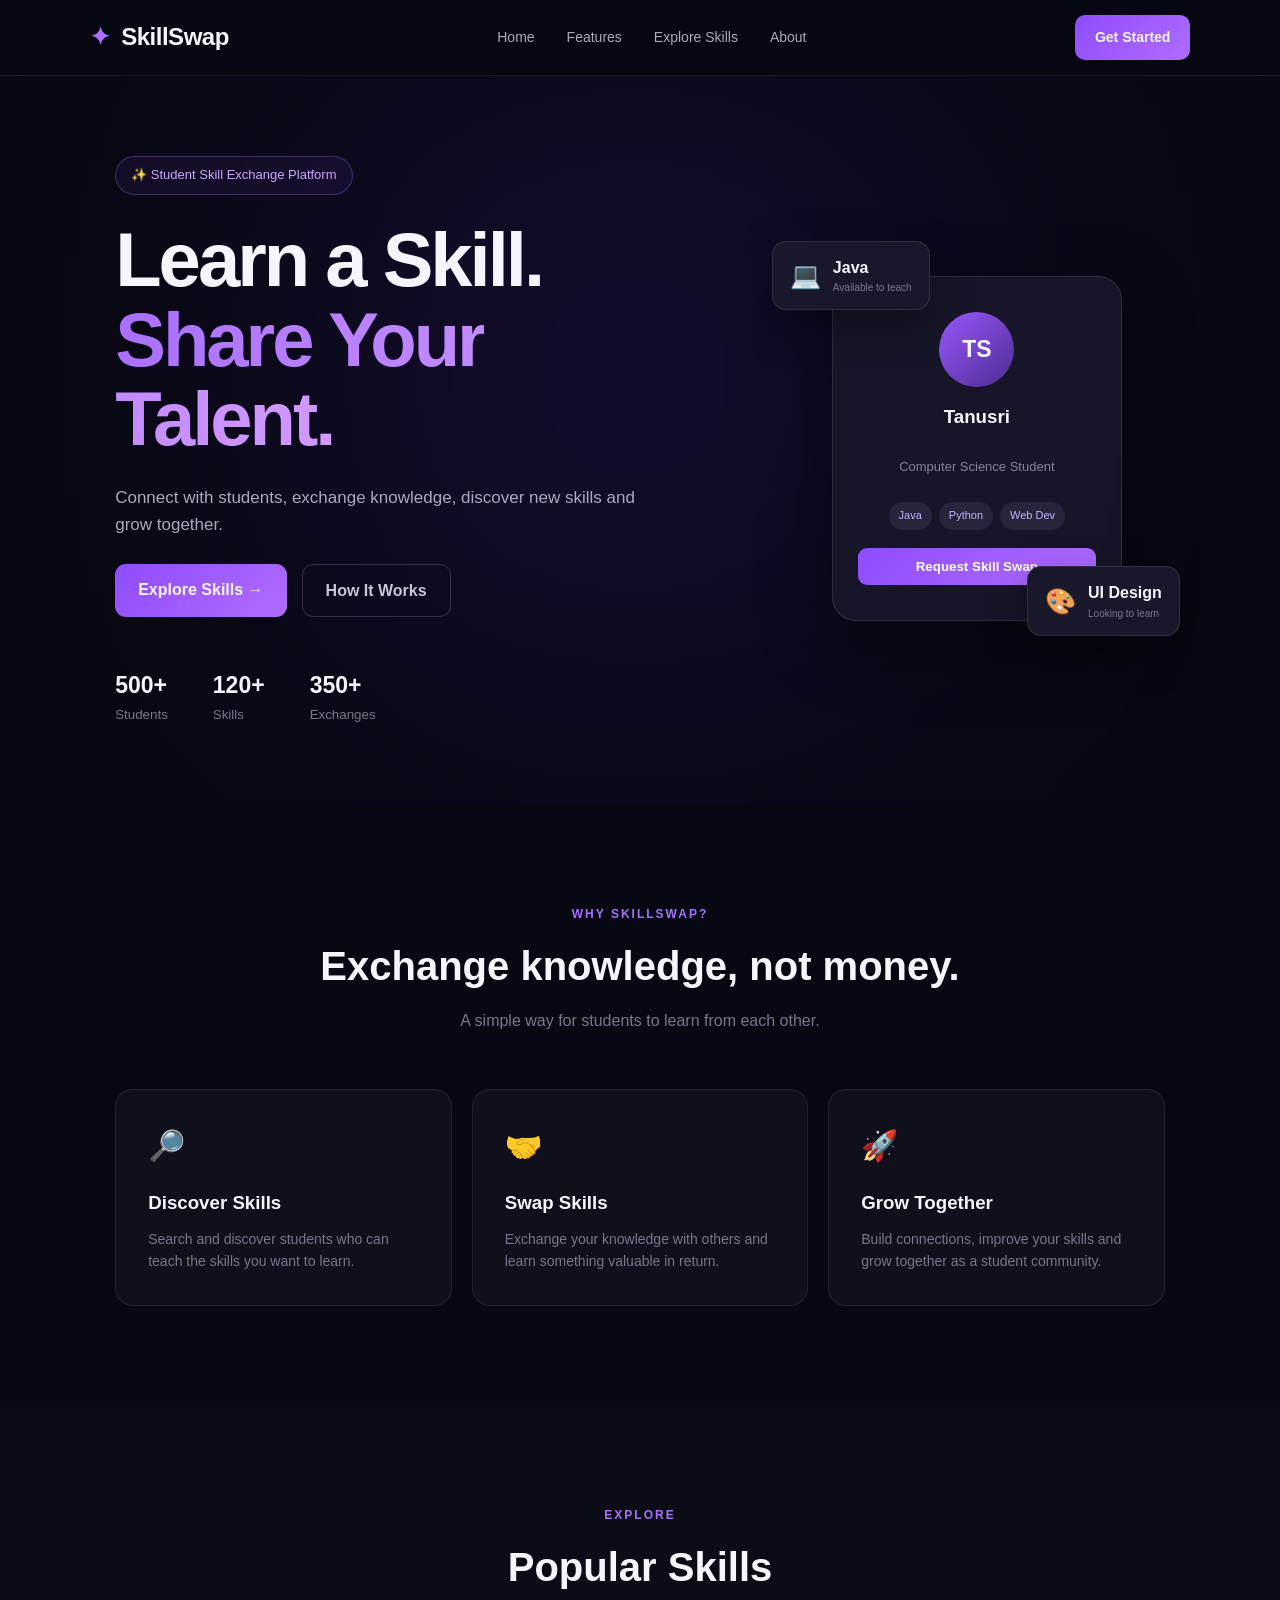
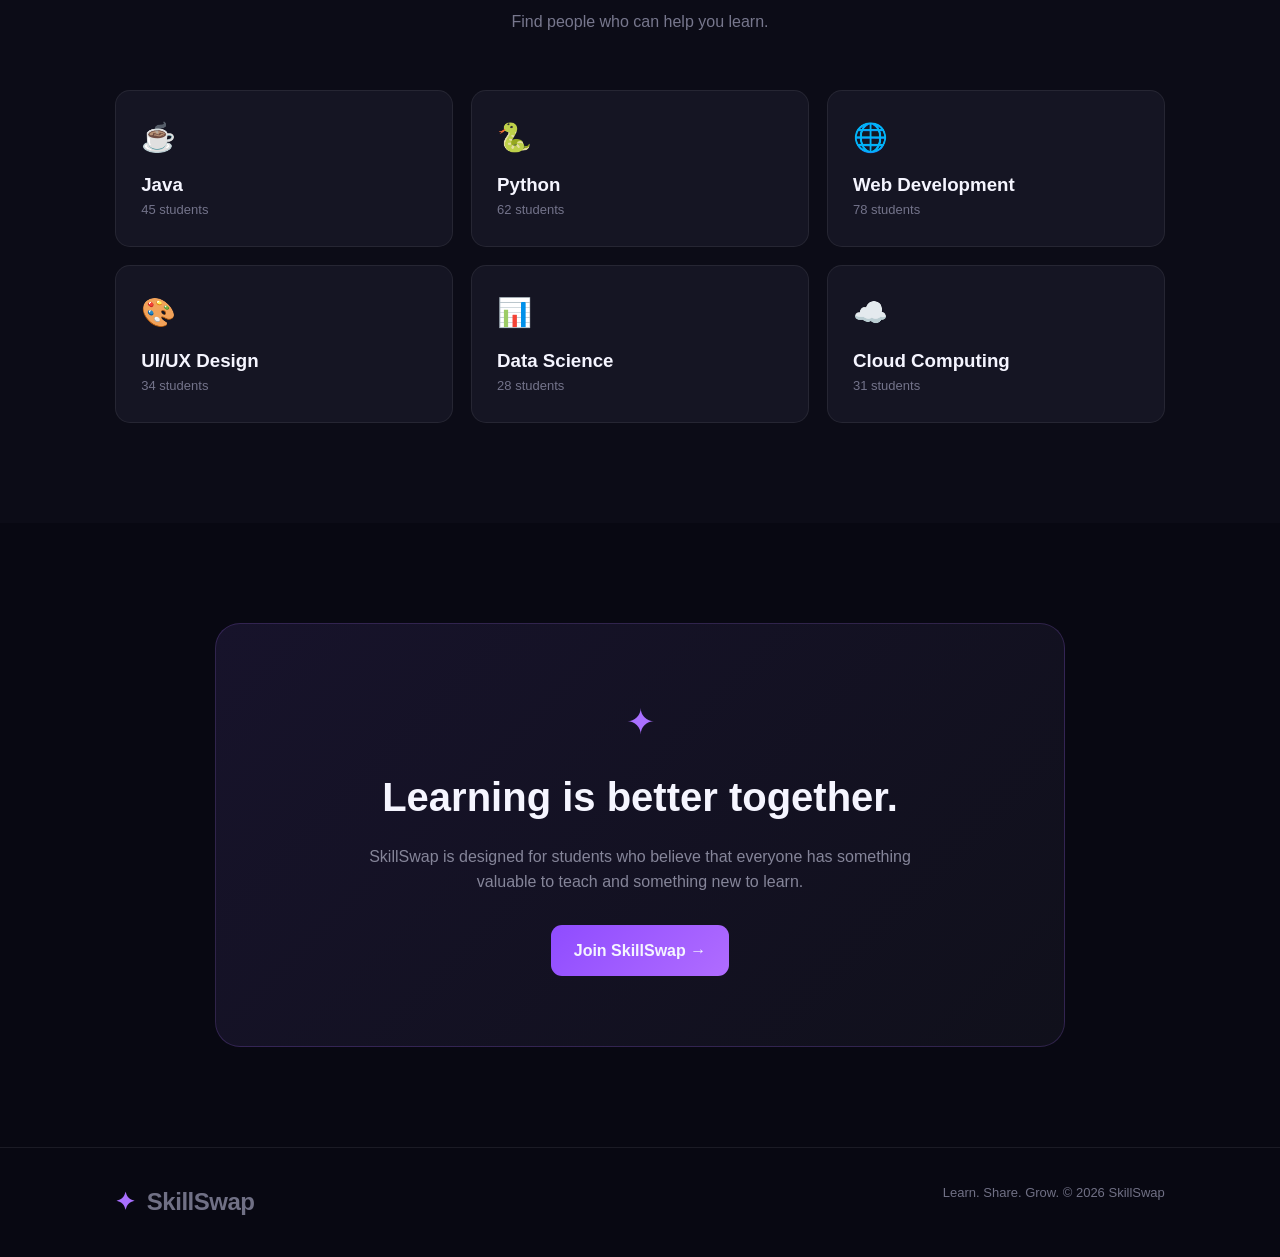
<file: index.html>
<!DOCTYPE html>
<html lang="en">
<head>
    <meta charset="UTF-8">
    <meta name="viewport" content="width=device-width, initial-scale=1.0">
    <title>SkillSwap | Learn. Share. Grow.</title>
    <link rel="stylesheet" href="style.css">
</head>

<body>

<header class="navbar">
    <div class="logo">
        <span>✦</span> SkillSwap
    </div>

    <nav>
        <a href="#home">Home</a>
        <a href="#features">Features</a>
        <a href="#skills">Explore Skills</a>
        <a href="#about">About</a>
    </nav>

    <a href="dashboard.html" class="nav-btn">Get Started</a>
</header>


<section class="hero" id="home">

    <div class="hero-content">

        <div class="badge">✨ Student Skill Exchange Platform</div>

        <h1>
            Learn a Skill.<br>
            <span>Share Your Talent.</span>
        </h1>

        <p>
            Connect with students, exchange knowledge,
            discover new skills and grow together.
        </p>

        <div class="hero-buttons">
            <a href="dashboard.html" class="primary-btn">
                Explore Skills →
            </a>

            <a href="#features" class="secondary-btn">
                How It Works
            </a>
        </div>

        <div class="stats">
            <div>
                <strong>500+</strong>
                <small>Students</small>
            </div>

            <div>
                <strong>120+</strong>
                <small>Skills</small>
            </div>

            <div>
                <strong>350+</strong>
                <small>Exchanges</small>
            </div>
        </div>

    </div>

    <div class="hero-card">

        <div class="floating-card card-one">
            <span>💻</span>
            <div>
                <b>Java</b>
                <small>Available to teach</small>
            </div>
        </div>

        <div class="profile-card">

            <div class="avatar">TS</div>

            <h3>Tanusri</h3>
            <p>Computer Science Student</p>

            <div class="skill-tags">
                <span>Java</span>
                <span>Python</span>
                <span>Web Dev</span>
            </div>

            <button onclick="showMessage()">
                Request Skill Swap
            </button>

        </div>

        <div class="floating-card card-two">
            <span>🎨</span>
            <div>
                <b>UI Design</b>
                <small>Looking to learn</small>
            </div>
        </div>

    </div>

</section>


<section class="features-section" id="features">

    <div class="section-heading">
        <p>WHY SKILLSWAP?</p>
        <h2>Exchange knowledge, not money.</h2>
        <span>
            A simple way for students to learn from each other.
        </span>
    </div>

    <div class="feature-grid">

        <div class="feature-card">
            <div class="icon">🔎</div>
            <h3>Discover Skills</h3>
            <p>
                Search and discover students who can teach
                the skills you want to learn.
            </p>
        </div>

        <div class="feature-card">
            <div class="icon">🤝</div>
            <h3>Swap Skills</h3>
            <p>
                Exchange your knowledge with others and
                learn something valuable in return.
            </p>
        </div>

        <div class="feature-card">
            <div class="icon">🚀</div>
            <h3>Grow Together</h3>
            <p>
                Build connections, improve your skills and
                grow together as a student community.
            </p>
        </div>

    </div>

</section>


<section class="skills-section" id="skills">

    <div class="section-heading">
        <p>EXPLORE</p>
        <h2>Popular Skills</h2>
        <span>Find people who can help you learn.</span>
    </div>

    <div class="skill-grid">

        <div class="skill-box">
            <span>☕</span>
            <h3>Java</h3>
            <p>45 students</p>
        </div>

        <div class="skill-box">
            <span>🐍</span>
            <h3>Python</h3>
            <p>62 students</p>
        </div>

        <div class="skill-box">
            <span>🌐</span>
            <h3>Web Development</h3>
            <p>78 students</p>
        </div>

        <div class="skill-box">
            <span>🎨</span>
            <h3>UI/UX Design</h3>
            <p>34 students</p>
        </div>

        <div class="skill-box">
            <span>📊</span>
            <h3>Data Science</h3>
            <p>28 students</p>
        </div>

        <div class="skill-box">
            <span>☁️</span>
            <h3>Cloud Computing</h3>
            <p>31 students</p>
        </div>

    </div>

</section>


<section class="about-section" id="about">

    <div class="about-card">

        <div class="about-icon">✦</div>

        <h2>Learning is better together.</h2>

        <p>
            SkillSwap is designed for students who believe that
            everyone has something valuable to teach and something
            new to learn.
        </p>

        <a href="dashboard.html" class="primary-btn">
            Join SkillSwap →
        </a>

    </div>

</section>


<footer>
    <div class="logo"><span>✦</span> SkillSwap</div>
    <p>Learn. Share. Grow. © 2026 SkillSwap</p>
</footer>


<script src="script.js"></script>

</body>
</html>
</file>
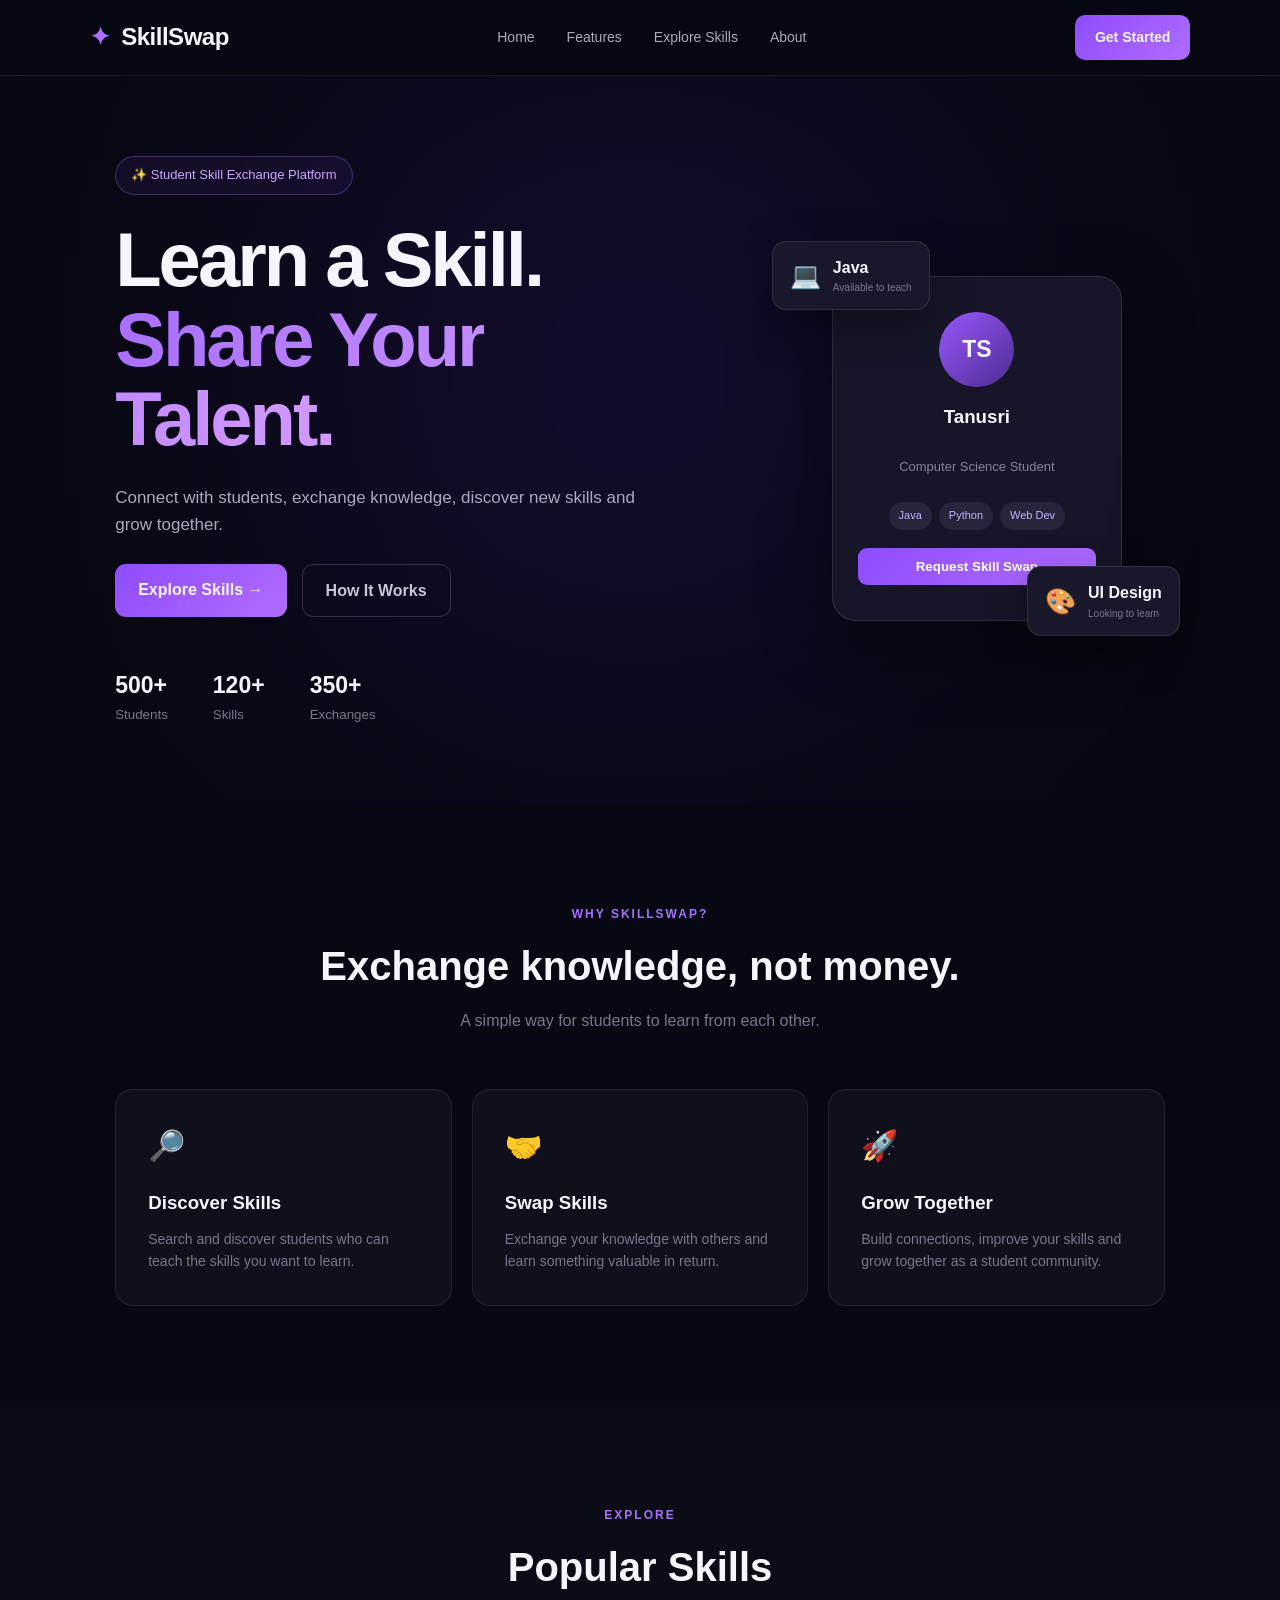
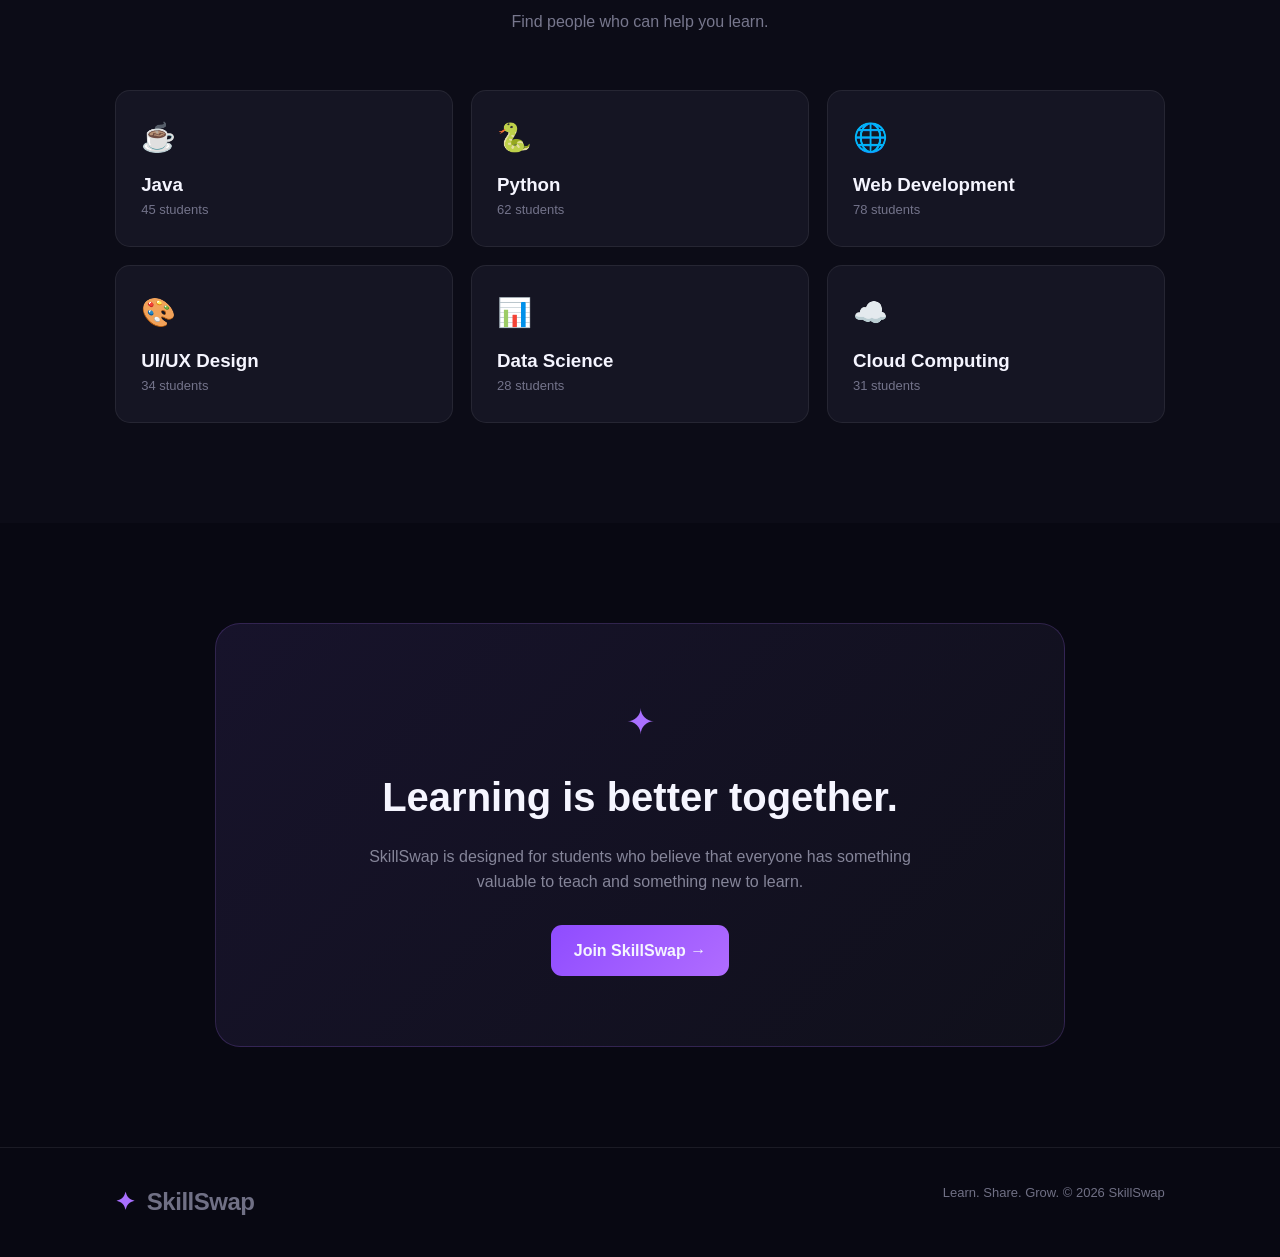
<file: src/main/resources/static/index.html>
<!DOCTYPE html>
<html lang="en">
<head>
    <meta charset="UTF-8">
    <meta name="viewport" content="width=device-width, initial-scale=1.0">
    <title>SkillSwap | Learn. Share. Grow.</title>
    <link rel="stylesheet" href="style.css">
</head>

<body>

<header class="navbar">
    <div class="logo">
        <span>✦</span> SkillSwap
    </div>

    <nav>
        <a href="#home">Home</a>
        <a href="#features">Features</a>
        <a href="#skills">Explore Skills</a>
        <a href="#about">About</a>
    </nav>

    <a href="dashboard.html" class="nav-btn">Get Started</a>
</header>


<section class="hero" id="home">

    <div class="hero-content">

        <div class="badge">✨ Student Skill Exchange Platform</div>

        <h1>
            Learn a Skill.<br>
            <span>Share Your Talent.</span>
        </h1>

        <p>
            Connect with students, exchange knowledge,
            discover new skills and grow together.
        </p>

        <div class="hero-buttons">
            <a href="dashboard.html" class="primary-btn">
                Explore Skills →
            </a>

            <a href="#features" class="secondary-btn">
                How It Works
            </a>
        </div>

        <div class="stats">
            <div>
                <strong>500+</strong>
                <small>Students</small>
            </div>

            <div>
                <strong>120+</strong>
                <small>Skills</small>
            </div>

            <div>
                <strong>350+</strong>
                <small>Exchanges</small>
            </div>
        </div>

    </div>

    <div class="hero-card">

        <div class="floating-card card-one">
            <span>💻</span>
            <div>
                <b>Java</b>
                <small>Available to teach</small>
            </div>
        </div>

        <div class="profile-card">

            <div class="avatar">TS</div>

            <h3>Tanusri</h3>
            <p>Computer Science Student</p>

            <div class="skill-tags">
                <span>Java</span>
                <span>Python</span>
                <span>Web Dev</span>
            </div>

            <button onclick="showMessage()">
                Request Skill Swap
            </button>

        </div>

        <div class="floating-card card-two">
            <span>🎨</span>
            <div>
                <b>UI Design</b>
                <small>Looking to learn</small>
            </div>
        </div>

    </div>

</section>


<section class="features-section" id="features">

    <div class="section-heading">
        <p>WHY SKILLSWAP?</p>
        <h2>Exchange knowledge, not money.</h2>
        <span>
            A simple way for students to learn from each other.
        </span>
    </div>

    <div class="feature-grid">

        <div class="feature-card">
            <div class="icon">🔎</div>
            <h3>Discover Skills</h3>
            <p>
                Search and discover students who can teach
                the skills you want to learn.
            </p>
        </div>

        <div class="feature-card">
            <div class="icon">🤝</div>
            <h3>Swap Skills</h3>
            <p>
                Exchange your knowledge with others and
                learn something valuable in return.
            </p>
        </div>

        <div class="feature-card">
            <div class="icon">🚀</div>
            <h3>Grow Together</h3>
            <p>
                Build connections, improve your skills and
                grow together as a student community.
            </p>
        </div>

    </div>

</section>


<section class="skills-section" id="skills">

    <div class="section-heading">
        <p>EXPLORE</p>
        <h2>Popular Skills</h2>
        <span>Find people who can help you learn.</span>
    </div>

    <div class="skill-grid">

        <div class="skill-box">
            <span>☕</span>
            <h3>Java</h3>
            <p>45 students</p>
        </div>

        <div class="skill-box">
            <span>🐍</span>
            <h3>Python</h3>
            <p>62 students</p>
        </div>

        <div class="skill-box">
            <span>🌐</span>
            <h3>Web Development</h3>
            <p>78 students</p>
        </div>

        <div class="skill-box">
            <span>🎨</span>
            <h3>UI/UX Design</h3>
            <p>34 students</p>
        </div>

        <div class="skill-box">
            <span>📊</span>
            <h3>Data Science</h3>
            <p>28 students</p>
        </div>

        <div class="skill-box">
            <span>☁️</span>
            <h3>Cloud Computing</h3>
            <p>31 students</p>
        </div>

    </div>

</section>


<section class="about-section" id="about">

    <div class="about-card">

        <div class="about-icon">✦</div>

        <h2>Learning is better together.</h2>

        <p>
            SkillSwap is designed for students who believe that
            everyone has something valuable to teach and something
            new to learn.
        </p>

        <a href="dashboard.html" class="primary-btn">
            Join SkillSwap →
        </a>

    </div>

</section>


<footer>
    <div class="logo"><span>✦</span> SkillSwap</div>
    <p>Learn. Share. Grow. © 2026 SkillSwap</p>
</footer>


<script src="script.js"></script>

</body>
</html>
</file>
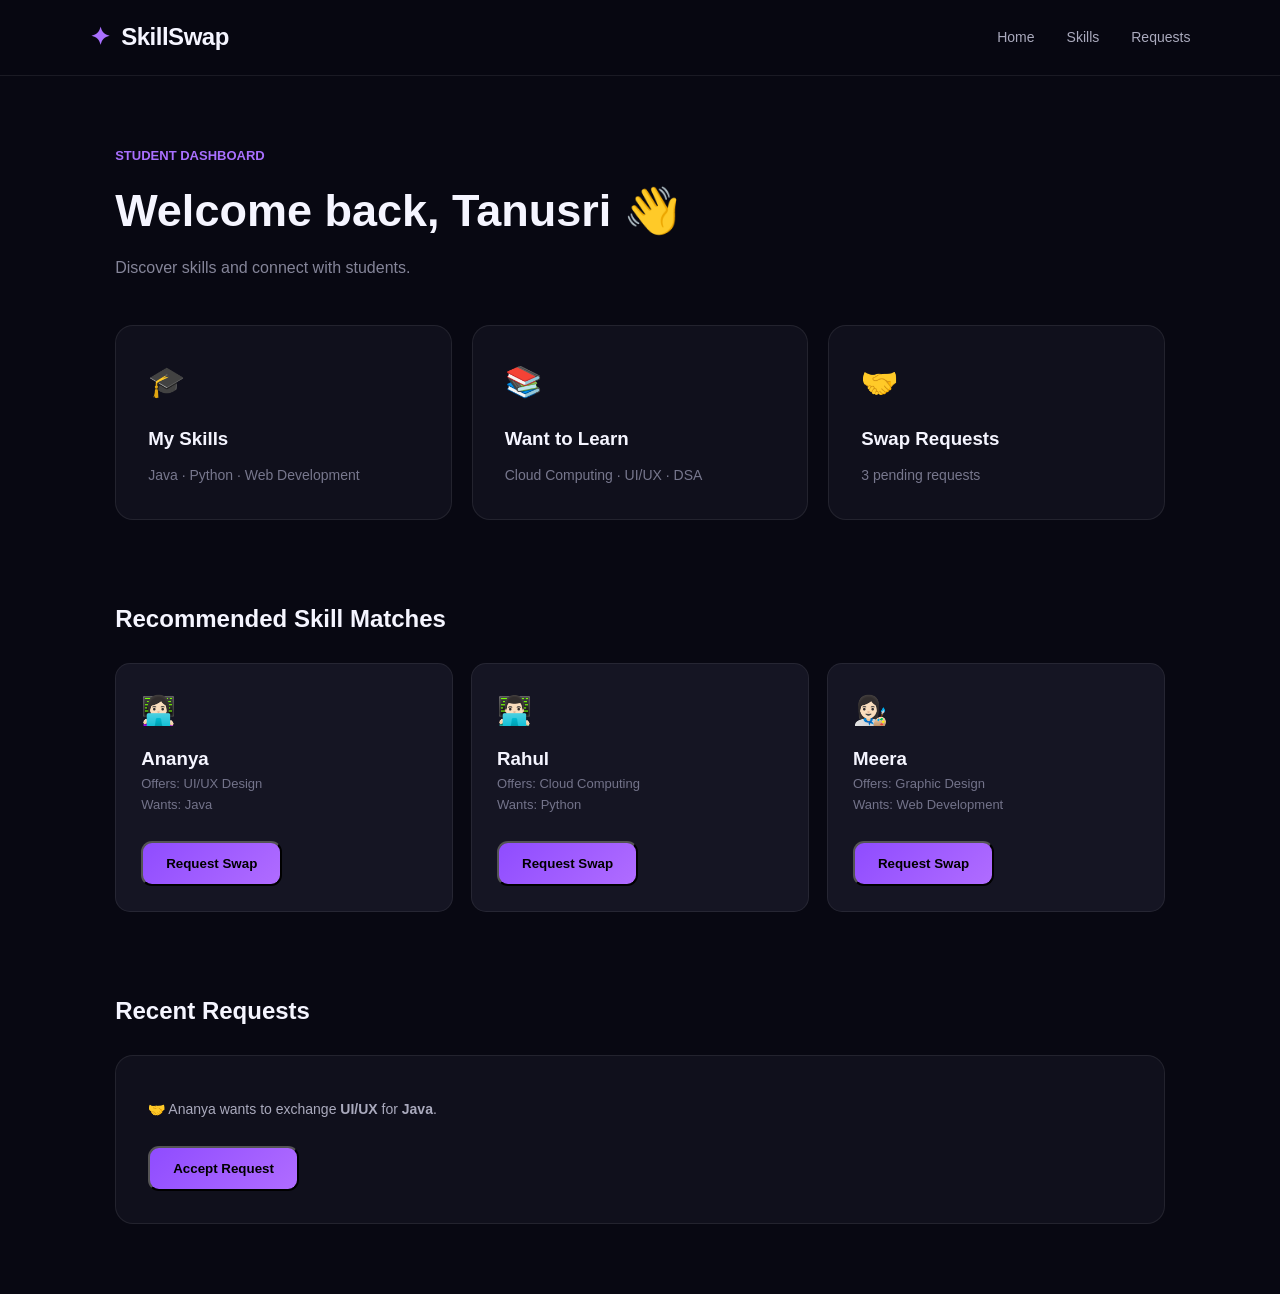
<file: dashboard.html>
<!DOCTYPE html>
<html lang="en">

<head>
    <meta charset="UTF-8">
    <meta name="viewport" content="width=device-width, initial-scale=1.0">
    <title>SkillSwap | Dashboard</title>
    <link rel="stylesheet" href="style.css">
</head>

<body>

<header class="navbar">

    <div class="logo">
        <span>✦</span> SkillSwap
    </div>

    <nav>
        <a href="index.html">Home</a>
        <a href="#skills">Skills</a>
        <a href="#requests">Requests</a>
    </nav>

</header>


<main style="padding:70px 9%;">

    <div style="margin-bottom:45px;">
        <p style="color:#a970ff;font-size:13px;font-weight:700;">
            STUDENT DASHBOARD
        </p>

        <h1 style="font-size:45px;margin:8px 0;">
            Welcome back, Tanusri 👋
        </h1>

        <p style="color:#858599;">
            Discover skills and connect with students.
        </p>
    </div>


    <section class="feature-grid">

        <div class="feature-card">
            <div class="icon">🎓</div>
            <h3>My Skills</h3>
            <p>Java · Python · Web Development</p>
        </div>

        <div class="feature-card">
            <div class="icon">📚</div>
            <h3>Want to Learn</h3>
            <p>Cloud Computing · UI/UX · DSA</p>
        </div>

        <div class="feature-card">
            <div class="icon">🤝</div>
            <h3>Swap Requests</h3>
            <p>3 pending requests</p>
        </div>

    </section>


    <section id="skills" style="margin-top:80px;">

        <h2 style="margin-bottom:25px;">
            Recommended Skill Matches
        </h2>

        <div class="skill-grid">

            <div class="skill-box">
                <span>👩🏻‍💻</span>
                <h3>Ananya</h3>
                <p>Offers: UI/UX Design</p>
                <p>Wants: Java</p>
                <br>
                <button onclick="requestSwap('Ananya')" class="primary-btn">
                    Request Swap
                </button>
            </div>

            <div class="skill-box">
                <span>👨🏻‍💻</span>
                <h3>Rahul</h3>
                <p>Offers: Cloud Computing</p>
                <p>Wants: Python</p>
                <br>
                <button onclick="requestSwap('Rahul')" class="primary-btn">
                    Request Swap
                </button>
            </div>

            <div class="skill-box">
                <span>👩🏻‍🎨</span>
                <h3>Meera</h3>
                <p>Offers: Graphic Design</p>
                <p>Wants: Web Development</p>
                <br>
                <button onclick="requestSwap('Meera')" class="primary-btn">
                    Request Swap
                </button>
            </div>

        </div>

    </section>


    <section id="requests" style="margin-top:80px;">

        <h2 style="margin-bottom:25px;">
            Recent Requests
        </h2>

        <div class="feature-card">

            <p style="color:#aaaabd;">
                🤝 Ananya wants to exchange <b>UI/UX</b> for
                <b>Java</b>.
            </p>

            <br>

            <button onclick="acceptRequest()" class="primary-btn">
                Accept Request
            </button>

        </div>

    </section>

</main>


<script>

function requestSwap(name) {
    alert("Swap request sent to " + name + " successfully! 🤝");
}

function acceptRequest() {
    alert("Request accepted! You can now start learning together. 🚀");
}

</script>

</body>
</html>
</file>
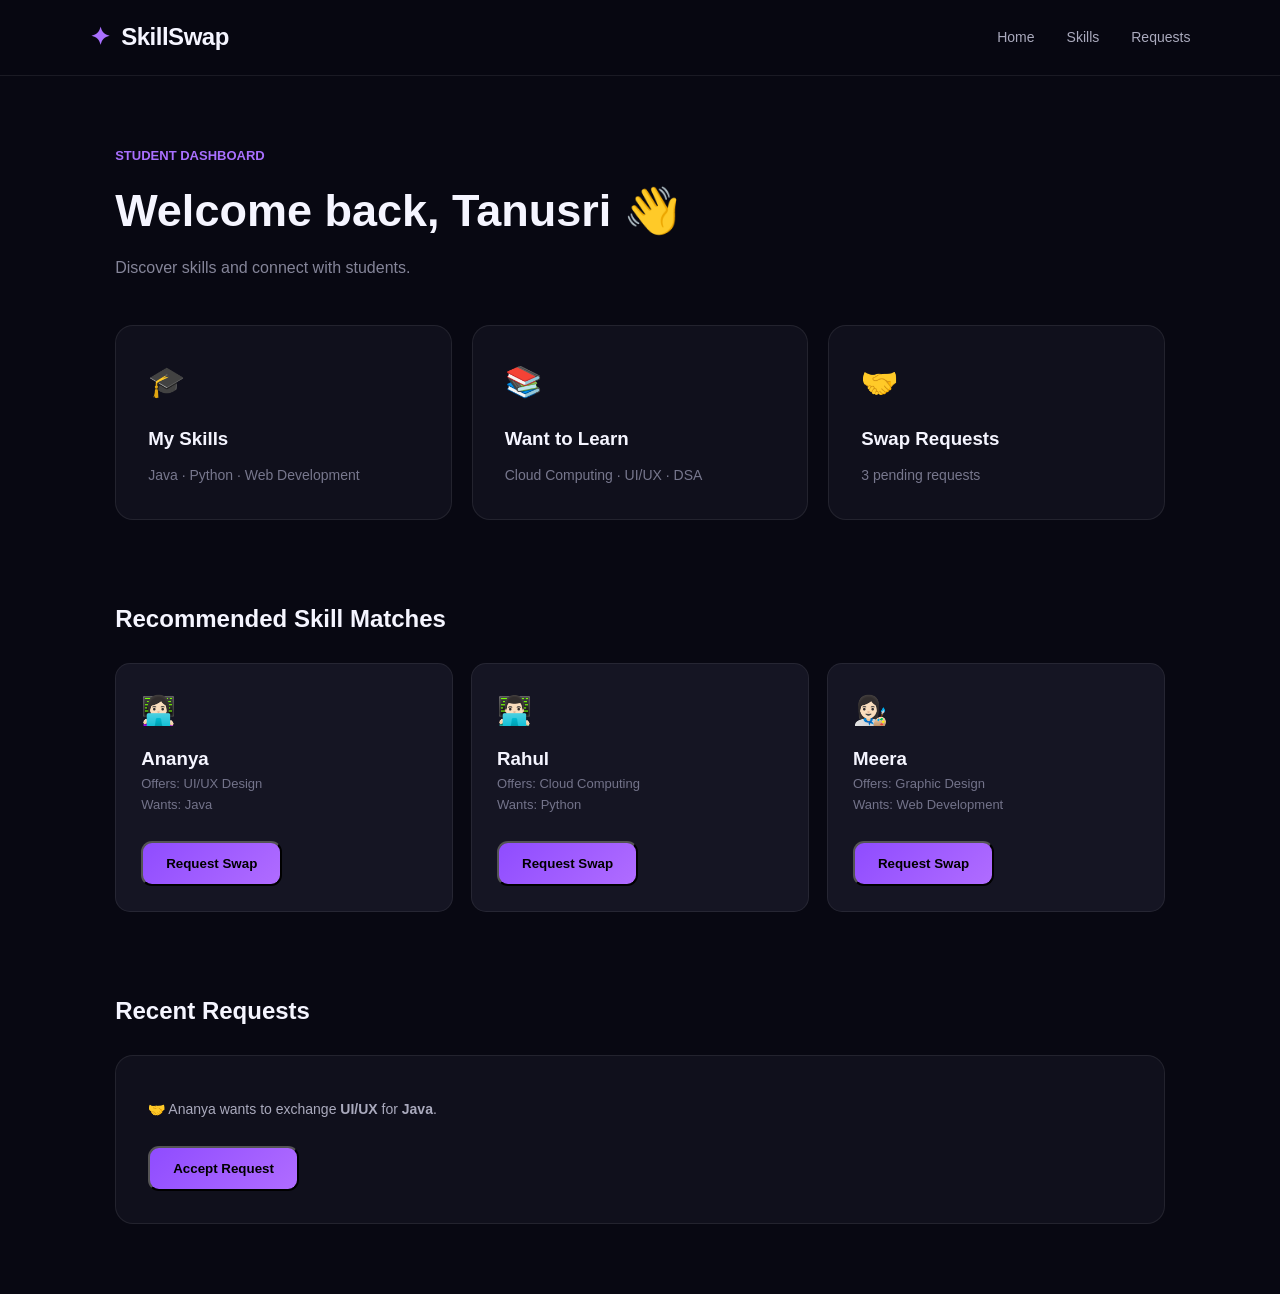
<file: src/main/resources/static/dashboard.html>
<!DOCTYPE html>
<html lang="en">

<head>
    <meta charset="UTF-8">
    <meta name="viewport" content="width=device-width, initial-scale=1.0">
    <title>SkillSwap | Dashboard</title>
    <link rel="stylesheet" href="style.css">
</head>

<body>

<header class="navbar">

    <div class="logo">
        <span>✦</span> SkillSwap
    </div>

    <nav>
        <a href="index.html">Home</a>
        <a href="#skills">Skills</a>
        <a href="#requests">Requests</a>
    </nav>

</header>


<main style="padding:70px 9%;">

    <div style="margin-bottom:45px;">
        <p style="color:#a970ff;font-size:13px;font-weight:700;">
            STUDENT DASHBOARD
        </p>

        <h1 style="font-size:45px;margin:8px 0;">
            Welcome back, Tanusri 👋
        </h1>

        <p style="color:#858599;">
            Discover skills and connect with students.
        </p>
    </div>


    <section class="feature-grid">

        <div class="feature-card">
            <div class="icon">🎓</div>
            <h3>My Skills</h3>
            <p>Java · Python · Web Development</p>
        </div>

        <div class="feature-card">
            <div class="icon">📚</div>
            <h3>Want to Learn</h3>
            <p>Cloud Computing · UI/UX · DSA</p>
        </div>

        <div class="feature-card">
            <div class="icon">🤝</div>
            <h3>Swap Requests</h3>
            <p>3 pending requests</p>
        </div>

    </section>


    <section id="skills" style="margin-top:80px;">

        <h2 style="margin-bottom:25px;">
            Recommended Skill Matches
        </h2>

        <div class="skill-grid">

            <div class="skill-box">
                <span>👩🏻‍💻</span>
                <h3>Ananya</h3>
                <p>Offers: UI/UX Design</p>
                <p>Wants: Java</p>
                <br>
                <button onclick="requestSwap('Ananya')" class="primary-btn">
                    Request Swap
                </button>
            </div>

            <div class="skill-box">
                <span>👨🏻‍💻</span>
                <h3>Rahul</h3>
                <p>Offers: Cloud Computing</p>
                <p>Wants: Python</p>
                <br>
                <button onclick="requestSwap('Rahul')" class="primary-btn">
                    Request Swap
                </button>
            </div>

            <div class="skill-box">
                <span>👩🏻‍🎨</span>
                <h3>Meera</h3>
                <p>Offers: Graphic Design</p>
                <p>Wants: Web Development</p>
                <br>
                <button onclick="requestSwap('Meera')" class="primary-btn">
                    Request Swap
                </button>
            </div>

        </div>

    </section>


    <section id="requests" style="margin-top:80px;">

        <h2 style="margin-bottom:25px;">
            Recent Requests
        </h2>

        <div class="feature-card">

            <p style="color:#aaaabd;">
                🤝 Ananya wants to exchange <b>UI/UX</b> for
                <b>Java</b>.
            </p>

            <br>

            <button onclick="acceptRequest()" class="primary-btn">
                Accept Request
            </button>

        </div>

    </section>

</main>


<script>

function requestSwap(name) {
    alert("Swap request sent to " + name + " successfully! 🤝");
}

function acceptRequest() {
    alert("Request accepted! You can now start learning together. 🚀");
}

</script>

</body>
</html>
</file>
<file: style.css>
* {
    margin: 0;
    padding: 0;
    box-sizing: border-box;
}

html {
    scroll-behavior: smooth;
}

body {
    font-family: "Segoe UI", Arial, sans-serif;
    background: #080812;
    color: #f5f5ff;
    line-height: 1.6;
}

a {
    text-decoration: none;
    color: inherit;
}


/* NAVBAR */

.navbar {
    height: 76px;
    padding: 0 7%;
    display: flex;
    align-items: center;
    justify-content: space-between;
    border-bottom: 1px solid rgba(255,255,255,0.08);
    background: rgba(8,8,18,0.85);
    backdrop-filter: blur(15px);
    position: sticky;
    top: 0;
    z-index: 100;
}

.logo {
    font-size: 24px;
    font-weight: 800;
    letter-spacing: -0.5px;
}

.logo span {
    color: #a970ff;
    margin-right: 6px;
}

.navbar nav {
    display: flex;
    gap: 32px;
}

.navbar nav a {
    color: #aaaabd;
    font-size: 14px;
    transition: 0.3s;
}

.navbar nav a:hover {
    color: white;
}

.nav-btn {
    padding: 11px 20px;
    border-radius: 10px;
    background: linear-gradient(135deg, #8f4cff, #b06cff);
    font-size: 14px;
    font-weight: 600;
}


/* HERO */

.hero {
    min-height: 650px;
    padding: 80px 9%;
    display: flex;
    align-items: center;
    justify-content: space-between;
    gap: 70px;
    position: relative;
    overflow: hidden;
}

.hero::before {
    content: "";
    position: absolute;
    width: 500px;
    height: 500px;
    background: #702cff;
    filter: blur(180px);
    opacity: 0.18;
    top: 50px;
    left: 30%;
}

.hero-content {
    max-width: 620px;
    position: relative;
    z-index: 2;
}

.badge {
    display: inline-block;
    padding: 8px 15px;
    border: 1px solid rgba(174,112,255,0.3);
    border-radius: 30px;
    color: #caa7ff;
    background: rgba(143,76,255,0.08);
    font-size: 13px;
    margin-bottom: 25px;
}

.hero h1 {
    font-size: clamp(48px, 6vw, 76px);
    line-height: 1.05;
    letter-spacing: -3px;
}

.hero h1 span {
    background: linear-gradient(90deg, #a970ff, #d29aff);
    -webkit-background-clip: text;
    color: transparent;
}

.hero p {
    color: #aaaabd;
    max-width: 520px;
    font-size: 17px;
    margin: 25px 0;
}

.hero-buttons {
    display: flex;
    gap: 15px;
}

.primary-btn,
.secondary-btn {
    display: inline-block;
    padding: 13px 23px;
    border-radius: 11px;
    font-weight: 600;
    transition: 0.3s;
}

.primary-btn {
    background: linear-gradient(135deg, #8f4cff, #b06cff);
}

.secondary-btn {
    border: 1px solid #33334b;
    color: #c6c6d5;
}

.primary-btn:hover,
.secondary-btn:hover {
    transform: translateY(-3px);
}

.stats {
    display: flex;
    gap: 45px;
    margin-top: 50px;
}

.stats div {
    display: flex;
    flex-direction: column;
}

.stats strong {
    font-size: 23px;
}

.stats small {
    color: #77778d;
}


/* HERO CARD */

.hero-card {
    width: 380px;
    height: 420px;
    position: relative;
}

.profile-card {
    position: absolute;
    top: 45px;
    left: 45px;
    width: 290px;
    padding: 35px 25px;
    text-align: center;
    border-radius: 24px;
    background: rgba(25,24,42,0.9);
    border: 1px solid rgba(255,255,255,0.1);
    box-shadow: 0 25px 70px rgba(0,0,0,0.45);
}

.avatar {
    width: 75px;
    height: 75px;
    margin: auto;
    display: grid;
    place-items: center;
    border-radius: 50%;
    background: linear-gradient(135deg,#9b59ff,#4b2c91);
    font-size: 23px;
    font-weight: 800;
}

.profile-card h3 {
    margin-top: 15px;
}

.profile-card p {
    color: #858599;
    font-size: 13px;
}

.skill-tags {
    display: flex;
    flex-wrap: wrap;
    justify-content: center;
    gap: 7px;
    margin: 18px 0;
}

.skill-tags span {
    padding: 5px 10px;
    border-radius: 15px;
    background: #27243b;
    color: #c9b2ff;
    font-size: 11px;
}

.profile-card button {
    width: 100%;
    border: none;
    padding: 11px;
    border-radius: 9px;
    background: linear-gradient(135deg,#8f4cff,#b06cff);
    color: white;
    cursor: pointer;
    font-weight: 600;
}

.floating-card {
    position: absolute;
    display: flex;
    align-items: center;
    gap: 12px;
    padding: 13px 17px;
    border-radius: 14px;
    background: #19182a;
    border: 1px solid rgba(255,255,255,0.1);
    z-index: 3;
    box-shadow: 0 15px 40px rgba(0,0,0,0.35);
}

.floating-card span {
    font-size: 25px;
}

.floating-card div {
    display: flex;
    flex-direction: column;
}

.floating-card small {
    color: #77778d;
    font-size: 10px;
}

.card-one {
    top: 10px;
    left: -15px;
    animation: float 4s ease-in-out infinite;
}

.card-two {
    right: -15px;
    bottom: 15px;
    animation: float 4s ease-in-out infinite reverse;
}

@keyframes float {
    0%,100% {
        transform: translateY(0);
    }
    50% {
        transform: translateY(-12px);
    }
}


/* SECTIONS */

.features-section,
.skills-section {
    padding: 100px 9%;
}

.section-heading {
    text-align: center;
    margin-bottom: 55px;
}

.section-heading p {
    color: #a970ff;
    font-size: 12px;
    font-weight: 700;
    letter-spacing: 2px;
}

.section-heading h2 {
    font-size: 40px;
    margin: 10px 0;
}

.section-heading span {
    color: #77778d;
}


/* FEATURES */

.feature-grid {
    display: grid;
    grid-template-columns: repeat(3,1fr);
    gap: 20px;
}

.feature-card {
    padding: 32px;
    border: 1px solid rgba(255,255,255,0.08);
    background: #10101c;
    border-radius: 18px;
    transition: 0.3s;
}

.feature-card:hover {
    transform: translateY(-8px);
    border-color: rgba(169,112,255,0.4);
}

.icon {
    font-size: 30px;
    margin-bottom: 18px;
}

.feature-card p {
    color: #77778d;
    margin-top: 10px;
    font-size: 14px;
}


/* SKILLS */

.skills-section {
    background: #0c0c17;
}

.skill-grid {
    display: grid;
    grid-template-columns: repeat(3,1fr);
    gap: 18px;
}

.skill-box {
    padding: 25px;
    background: #151523;
    border: 1px solid rgba(255,255,255,0.07);
    border-radius: 15px;
    transition: 0.3s;
}

.skill-box:hover {
    transform: scale(1.03);
    border-color: #8050cf;
}

.skill-box span {
    font-size: 28px;
}

.skill-box h3 {
    margin-top: 10px;
}

.skill-box p {
    color: #73738a;
    font-size: 13px;
}


/* ABOUT */

.about-section {
    padding: 100px 9%;
}

.about-card {
    max-width: 850px;
    margin: auto;
    padding: 70px 50px;
    text-align: center;
    border-radius: 25px;
    background: linear-gradient(135deg,#17132b,#10101b);
    border: 1px solid rgba(169,112,255,0.2);
}

.about-icon {
    font-size: 35px;
    color: #a970ff;
}

.about-card h2 {
    font-size: 40px;
    margin: 15px 0;
}

.about-card p {
    max-width: 600px;
    margin: 0 auto 30px;
    color: #858599;
}


/* FOOTER */

footer {
    padding: 35px 9%;
    border-top: 1px solid rgba(255,255,255,0.08);
    display: flex;
    justify-content: space-between;
    color: #707085;
    font-size: 13px;
}


/* RESPONSIVE */

@media(max-width: 900px) {

    .navbar nav {
        display: none;
    }

    .hero {
        flex-direction: column;
        text-align: center;
        padding-top: 60px;
    }

    .hero p {
        margin-left: auto;
        margin-right: auto;
    }

    .hero-buttons,
    .stats {
        justify-content: center;
    }

    .feature-grid,
    .skill-grid {
        grid-template-columns: 1fr;
    }
}

@media(max-width: 500px) {

    .hero-card {
        transform: scale(0.85);
    }

    .hero h1 {
        font-size: 45px;
    }

    .stats {
        gap: 20px;
    }

    footer {
        flex-direction: column;
        gap: 15px;
    }
}
</file>
<file: src/main/resources/static/style.css>
* {
    margin: 0;
    padding: 0;
    box-sizing: border-box;
}

html {
    scroll-behavior: smooth;
}

body {
    font-family: "Segoe UI", Arial, sans-serif;
    background: #080812;
    color: #f5f5ff;
    line-height: 1.6;
}

a {
    text-decoration: none;
    color: inherit;
}


/* NAVBAR */

.navbar {
    height: 76px;
    padding: 0 7%;
    display: flex;
    align-items: center;
    justify-content: space-between;
    border-bottom: 1px solid rgba(255,255,255,0.08);
    background: rgba(8,8,18,0.85);
    backdrop-filter: blur(15px);
    position: sticky;
    top: 0;
    z-index: 100;
}

.logo {
    font-size: 24px;
    font-weight: 800;
    letter-spacing: -0.5px;
}

.logo span {
    color: #a970ff;
    margin-right: 6px;
}

.navbar nav {
    display: flex;
    gap: 32px;
}

.navbar nav a {
    color: #aaaabd;
    font-size: 14px;
    transition: 0.3s;
}

.navbar nav a:hover {
    color: white;
}

.nav-btn {
    padding: 11px 20px;
    border-radius: 10px;
    background: linear-gradient(135deg, #8f4cff, #b06cff);
    font-size: 14px;
    font-weight: 600;
}


/* HERO */

.hero {
    min-height: 650px;
    padding: 80px 9%;
    display: flex;
    align-items: center;
    justify-content: space-between;
    gap: 70px;
    position: relative;
    overflow: hidden;
}

.hero::before {
    content: "";
    position: absolute;
    width: 500px;
    height: 500px;
    background: #702cff;
    filter: blur(180px);
    opacity: 0.18;
    top: 50px;
    left: 30%;
}

.hero-content {
    max-width: 620px;
    position: relative;
    z-index: 2;
}

.badge {
    display: inline-block;
    padding: 8px 15px;
    border: 1px solid rgba(174,112,255,0.3);
    border-radius: 30px;
    color: #caa7ff;
    background: rgba(143,76,255,0.08);
    font-size: 13px;
    margin-bottom: 25px;
}

.hero h1 {
    font-size: clamp(48px, 6vw, 76px);
    line-height: 1.05;
    letter-spacing: -3px;
}

.hero h1 span {
    background: linear-gradient(90deg, #a970ff, #d29aff);
    -webkit-background-clip: text;
    color: transparent;
}

.hero p {
    color: #aaaabd;
    max-width: 520px;
    font-size: 17px;
    margin: 25px 0;
}

.hero-buttons {
    display: flex;
    gap: 15px;
}

.primary-btn,
.secondary-btn {
    display: inline-block;
    padding: 13px 23px;
    border-radius: 11px;
    font-weight: 600;
    transition: 0.3s;
}

.primary-btn {
    background: linear-gradient(135deg, #8f4cff, #b06cff);
}

.secondary-btn {
    border: 1px solid #33334b;
    color: #c6c6d5;
}

.primary-btn:hover,
.secondary-btn:hover {
    transform: translateY(-3px);
}

.stats {
    display: flex;
    gap: 45px;
    margin-top: 50px;
}

.stats div {
    display: flex;
    flex-direction: column;
}

.stats strong {
    font-size: 23px;
}

.stats small {
    color: #77778d;
}


/* HERO CARD */

.hero-card {
    width: 380px;
    height: 420px;
    position: relative;
}

.profile-card {
    position: absolute;
    top: 45px;
    left: 45px;
    width: 290px;
    padding: 35px 25px;
    text-align: center;
    border-radius: 24px;
    background: rgba(25,24,42,0.9);
    border: 1px solid rgba(255,255,255,0.1);
    box-shadow: 0 25px 70px rgba(0,0,0,0.45);
}

.avatar {
    width: 75px;
    height: 75px;
    margin: auto;
    display: grid;
    place-items: center;
    border-radius: 50%;
    background: linear-gradient(135deg,#9b59ff,#4b2c91);
    font-size: 23px;
    font-weight: 800;
}

.profile-card h3 {
    margin-top: 15px;
}

.profile-card p {
    color: #858599;
    font-size: 13px;
}

.skill-tags {
    display: flex;
    flex-wrap: wrap;
    justify-content: center;
    gap: 7px;
    margin: 18px 0;
}

.skill-tags span {
    padding: 5px 10px;
    border-radius: 15px;
    background: #27243b;
    color: #c9b2ff;
    font-size: 11px;
}

.profile-card button {
    width: 100%;
    border: none;
    padding: 11px;
    border-radius: 9px;
    background: linear-gradient(135deg,#8f4cff,#b06cff);
    color: white;
    cursor: pointer;
    font-weight: 600;
}

.floating-card {
    position: absolute;
    display: flex;
    align-items: center;
    gap: 12px;
    padding: 13px 17px;
    border-radius: 14px;
    background: #19182a;
    border: 1px solid rgba(255,255,255,0.1);
    z-index: 3;
    box-shadow: 0 15px 40px rgba(0,0,0,0.35);
}

.floating-card span {
    font-size: 25px;
}

.floating-card div {
    display: flex;
    flex-direction: column;
}

.floating-card small {
    color: #77778d;
    font-size: 10px;
}

.card-one {
    top: 10px;
    left: -15px;
    animation: float 4s ease-in-out infinite;
}

.card-two {
    right: -15px;
    bottom: 15px;
    animation: float 4s ease-in-out infinite reverse;
}

@keyframes float {
    0%,100% {
        transform: translateY(0);
    }
    50% {
        transform: translateY(-12px);
    }
}


/* SECTIONS */

.features-section,
.skills-section {
    padding: 100px 9%;
}

.section-heading {
    text-align: center;
    margin-bottom: 55px;
}

.section-heading p {
    color: #a970ff;
    font-size: 12px;
    font-weight: 700;
    letter-spacing: 2px;
}

.section-heading h2 {
    font-size: 40px;
    margin: 10px 0;
}

.section-heading span {
    color: #77778d;
}


/* FEATURES */

.feature-grid {
    display: grid;
    grid-template-columns: repeat(3,1fr);
    gap: 20px;
}

.feature-card {
    padding: 32px;
    border: 1px solid rgba(255,255,255,0.08);
    background: #10101c;
    border-radius: 18px;
    transition: 0.3s;
}

.feature-card:hover {
    transform: translateY(-8px);
    border-color: rgba(169,112,255,0.4);
}

.icon {
    font-size: 30px;
    margin-bottom: 18px;
}

.feature-card p {
    color: #77778d;
    margin-top: 10px;
    font-size: 14px;
}


/* SKILLS */

.skills-section {
    background: #0c0c17;
}

.skill-grid {
    display: grid;
    grid-template-columns: repeat(3,1fr);
    gap: 18px;
}

.skill-box {
    padding: 25px;
    background: #151523;
    border: 1px solid rgba(255,255,255,0.07);
    border-radius: 15px;
    transition: 0.3s;
}

.skill-box:hover {
    transform: scale(1.03);
    border-color: #8050cf;
}

.skill-box span {
    font-size: 28px;
}

.skill-box h3 {
    margin-top: 10px;
}

.skill-box p {
    color: #73738a;
    font-size: 13px;
}


/* ABOUT */

.about-section {
    padding: 100px 9%;
}

.about-card {
    max-width: 850px;
    margin: auto;
    padding: 70px 50px;
    text-align: center;
    border-radius: 25px;
    background: linear-gradient(135deg,#17132b,#10101b);
    border: 1px solid rgba(169,112,255,0.2);
}

.about-icon {
    font-size: 35px;
    color: #a970ff;
}

.about-card h2 {
    font-size: 40px;
    margin: 15px 0;
}

.about-card p {
    max-width: 600px;
    margin: 0 auto 30px;
    color: #858599;
}


/* FOOTER */

footer {
    padding: 35px 9%;
    border-top: 1px solid rgba(255,255,255,0.08);
    display: flex;
    justify-content: space-between;
    color: #707085;
    font-size: 13px;
}


/* RESPONSIVE */

@media(max-width: 900px) {

    .navbar nav {
        display: none;
    }

    .hero {
        flex-direction: column;
        text-align: center;
        padding-top: 60px;
    }

    .hero p {
        margin-left: auto;
        margin-right: auto;
    }

    .hero-buttons,
    .stats {
        justify-content: center;
    }

    .feature-grid,
    .skill-grid {
        grid-template-columns: 1fr;
    }
}

@media(max-width: 500px) {

    .hero-card {
        transform: scale(0.85);
    }

    .hero h1 {
        font-size: 45px;
    }

    .stats {
        gap: 20px;
    }

    footer {
        flex-direction: column;
        gap: 15px;
    }
}
</file>
